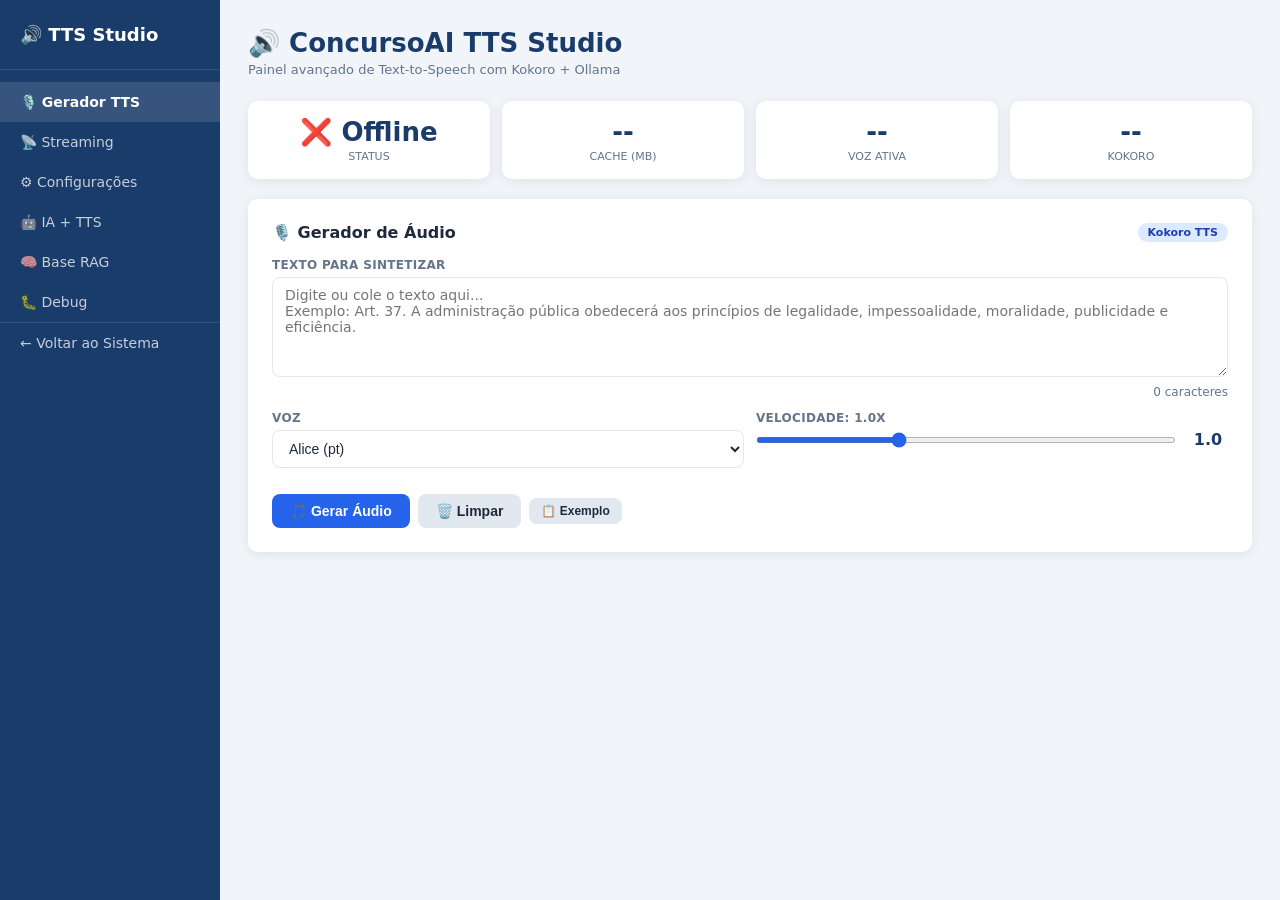
<file: tts-service/frontend/admin.html>
<!DOCTYPE html>
<html lang="pt-BR">
<head>
    <meta charset="UTF-8">
    <meta name="viewport" content="width=device-width, initial-scale=1.0">
    <title>ConcursoAI — Painel TTS</title>
    <style>
        :root {
          --primary:       #1a3c6b;
          --primary-light: #2563eb;
          --secondary:     #0f766e;
          --accent:        #f59e0b;
          --danger:        #dc2626;
          --success:       #16a34a;
          --warning:       #d97706;
          --bg:            #f1f5f9;
          --surface:       #ffffff;
          --surface2:      #f8fafc;
          --border:        #e2e8f0;
          --text:          #1e293b;
          --text-muted:    #64748b;
          --sidebar-width: 220px;
          --radius:        10px;
          --shadow:        0 2px 12px rgba(0,0,0,.08);
        }

        * { box-sizing: border-box; margin: 0; padding: 0; }
        body {
          font-family: 'Segoe UI', system-ui, sans-serif;
          background: var(--bg);
          color: var(--text);
          display: flex;
          min-height: 100vh;
        }

        /* ── Sidebar ── */
        .sidebar {
          width: var(--sidebar-width);
          background: var(--primary);
          min-height: 100vh;
          position: fixed;
          top: 0; left: 0;
          display: flex;
          flex-direction: column;
          z-index: 100;
        }
        .sidebar-logo {
          padding: 24px 20px;
          display: flex;
          align-items: center;
          gap: 10px;
          border-bottom: 1px solid rgba(255,255,255,.1);
          color: #fff;
          font-size: 18px;
          font-weight: 700;
        }
        .nav-links { list-style: none; padding: 12px 0; }
        .nav-links li a {
          display: block;
          padding: 12px 20px;
          color: rgba(255,255,255,.75);
          text-decoration: none;
          font-size: 14px;
          transition: all .2s;
        }
        .nav-links li a:hover, .nav-links li a.active {
          background: rgba(255,255,255,.12);
          color: #fff;
        }
        .nav-links li a.active { font-weight: 700; }

        /* ── Main ── */
        .main { margin-left: var(--sidebar-width); flex: 1; padding: 28px; }
        .page-header h1 { font-size: 26px; font-weight: 700; color: var(--primary); }
        .page-header p  { color: var(--text-muted); margin-top: 4px; font-size: 13px; }

        /* ── Cards ── */
        .card {
          background: var(--surface);
          border-radius: var(--radius);
          padding: 24px;
          box-shadow: var(--shadow);
          margin-bottom: 20px;
        }
        .card-header {
          display: flex;
          align-items: center;
          justify-content: space-between;
          margin-bottom: 16px;
        }
        .card-header h2 { font-size: 16px; font-weight: 700; }

        /* ── Tabs ── */
        .tabs {
          display: flex; gap: 4px;
          background: var(--surface);
          padding: 6px;
          border-radius: var(--radius);
          box-shadow: var(--shadow);
          margin-bottom: 20px;
          flex-wrap: wrap;
        }
        .tab {
          padding: 9px 16px;
          border: none;
          background: transparent;
          border-radius: 7px;
          cursor: pointer;
          font-size: 13px;
          font-weight: 500;
          color: var(--text-muted);
          transition: all .15s;
        }
        .tab.active, .tab:hover { background: var(--primary); color: #fff; }

        /* ── Buttons ── */
        .btn {
          display: inline-flex;
          align-items: center;
          gap: 6px;
          padding: 9px 18px;
          border-radius: 8px;
          font-size: 14px;
          font-weight: 600;
          cursor: pointer;
          border: none;
          transition: all .15s;
        }
        .btn:hover     { opacity: .88; transform: translateY(-1px); }
        .btn-primary   { background: var(--primary-light); color: #fff; }
        .btn-secondary { background: var(--border); color: var(--text); }
        .btn-success   { background: var(--success); color: #fff; }
        .btn-danger    { background: var(--danger);  color: #fff; }
        .btn-sm        { padding: 6px 12px; font-size: 12px; }
        .btn:disabled  { opacity: .5; cursor: not-allowed; transform: none; }

        /* ── Forms ── */
        .form-group { display: flex; flex-direction: column; gap: 5px; margin-bottom: 12px; }
        .form-group label { font-size: 12px; font-weight: 700; color: var(--text-muted);
                            text-transform: uppercase; letter-spacing: .3px; }
        textarea, select, input[type=text], input[type=number], input[type=range] {
          padding: 9px 12px;
          border: 1px solid var(--border);
          border-radius: 8px;
          font-size: 14px;
          color: var(--text);
          background: var(--surface);
          outline: none;
          width: 100%;
          transition: border .15s;
        }
        textarea:focus, select:focus, input:focus { border-color: var(--primary-light); }
        textarea { resize: vertical; min-height: 100px; font-family: inherit; }

        /* ── Player ── */
        .audio-player {
          background: var(--surface2);
          border: 1px solid var(--border);
          border-radius: 10px;
          padding: 16px;
          display: flex;
          align-items: center;
          gap: 12px;
          margin: 10px 0;
        }
        .audio-player audio { flex: 1; height: 36px; }
        .player-info { font-size: 12px; color: var(--text-muted); }

        /* ── Metrics ── */
        .metrics-row {
          display: grid;
          grid-template-columns: repeat(auto-fit, minmax(140px, 1fr));
          gap: 12px;
          margin-bottom: 20px;
        }
        .metric-card {
          background: var(--surface);
          border-radius: var(--radius);
          padding: 16px;
          box-shadow: var(--shadow);
          text-align: center;
        }
        .metric-value { font-size: 26px; font-weight: 800; color: var(--primary); }
        .metric-label { font-size: 11px; color: var(--text-muted);
                        text-transform: uppercase; margin-top: 3px; }

        /* ── Status badges ── */
        .badge {
          display: inline-block;
          padding: 3px 10px;
          border-radius: 20px;
          font-size: 11px;
          font-weight: 700;
        }
        .badge-green  { background: #dcfce7; color: #166534; }
        .badge-red    { background: #fee2e2; color: #991b1b; }
        .badge-yellow { background: #fef9c3; color: #854d0e; }
        .badge-blue   { background: #dbeafe; color: #1e40af; }

        /* ── Logs ── */
        .log-console {
          background: #1e293b;
          color: #e2e8f0;
          border-radius: 8px;
          padding: 14px;
          font-family: 'Fira Code', monospace;
          font-size: 12px;
          max-height: 300px;
          overflow-y: auto;
          line-height: 1.6;
        }
        .log-line       { margin: 2px 0; }
        .log-line.ok    { color: #86efac; }
        .log-line.warn  { color: #fde047; }
        .log-line.error { color: #fca5a5; }
        .log-line.info  { color: #93c5fd; }

        /* ── Streaming indicator ── */
        .live-badge {
          display: inline-flex;
          align-items: center;
          gap: 5px;
          background: #fee2e2;
          color: #991b1b;
          padding: 4px 10px;
          border-radius: 20px;
          font-size: 12px;
          font-weight: 700;
        }
        .live-dot {
          width: 8px; height: 8px;
          background: var(--danger);
          border-radius: 50%;
          animation: pulse 1s infinite;
        }
        @keyframes pulse { 0%,100%{opacity:1}50%{opacity:.3} }

        /* ── Toggle Switch ── */
        .toggle-row {
          display: flex;
          align-items: center;
          justify-content: space-between;
          padding: 10px 0;
          border-bottom: 1px solid var(--border);
        }
        .toggle-row:last-child { border-bottom: none; }
        .toggle-label { font-size: 13px; font-weight: 600; }
        .toggle-desc  { font-size: 11px; color: var(--text-muted); }
        .switch {
          position: relative;
          display: inline-block;
          width: 44px; height: 24px;
        }
        .switch input { opacity: 0; width: 0; height: 0; }
        .slider {
          position: absolute; cursor: pointer;
          top: 0; left: 0; right: 0; bottom: 0;
          background: #cbd5e1;
          border-radius: 24px;
          transition: .3s;
        }
        .slider:before {
          content: '';
          position: absolute;
          height: 18px; width: 18px;
          left: 3px; bottom: 3px;
          background: #fff;
          border-radius: 50%;
          transition: .3s;
        }
        input:checked + .slider { background: var(--success); }
        input:checked + .slider:before { transform: translateX(20px); }

        /* ── Range slider ── */
        .range-row {
          display: flex;
          align-items: center;
          gap: 12px;
        }
        .range-row input[type=range] {
          flex: 1;
          padding: 0;
          height: 6px;
          border: none;
          accent-color: var(--primary-light);
        }
        .range-value {
          min-width: 40px;
          text-align: center;
          font-weight: 700;
          color: var(--primary);
        }

        /* ── Knowledge list ── */
        .knowledge-items { display: flex; flex-direction: column; gap: 8px; }
        .knowledge-item {
          border: 1px solid var(--border);
          border-radius: 8px;
          padding: 12px 14px;
          display: flex;
          justify-content: space-between;
          align-items: center;
          transition: border-color .15s;
        }
        .knowledge-item:hover { border-color: var(--primary-light); }
        .knowledge-item-text {
          font-size: 13px;
          flex: 1;
          overflow: hidden;
          text-overflow: ellipsis;
          white-space: nowrap;
        }
        .knowledge-item-meta { font-size: 11px; color: var(--text-muted); }
        .action-row { display: flex; gap: 8px; flex-wrap: wrap; align-items: center; }

        /* ── Spinner ── */
        .spinner {
          width: 18px; height: 18px;
          border: 3px solid rgba(0,0,0,.1);
          border-top-color: var(--primary-light);
          border-radius: 50%;
          animation: spin .7s linear infinite;
          display: inline-block;
        }
        @keyframes spin { to { transform: rotate(360deg); } }
    </style>
</head>
<body>

<!-- Sidebar -->
<nav class="sidebar">
    <div class="sidebar-logo">🔊 TTS Studio</div>
    <ul class="nav-links">
        <li><a href="#" onclick="showTab('tts')"     class="active" id="nav-tts">🎙️ Gerador TTS</a></li>
        <li><a href="#" onclick="showTab('stream')"             id="nav-stream">📡 Streaming</a></li>
        <li><a href="#" onclick="showTab('config')"             id="nav-config">⚙️ Configurações</a></li>
        <li><a href="#" onclick="showTab('ai')"                 id="nav-ai">🤖 IA + TTS</a></li>
        <li><a href="#" onclick="showTab('knowledge')"          id="nav-knowledge">🧠 Base RAG</a></li>
        <li><a href="#" onclick="showTab('debug')"              id="nav-debug">🐛 Debug</a></li>
        <li><a href="/index.html" style="margin-top:auto;border-top:1px solid rgba(255,255,255,.1)">
            ← Voltar ao Sistema
        </a></li>
    </ul>
</nav>

<main class="main">
    <div class="page-header" style="margin-bottom:24px">
        <h1>🔊 ConcursoAI TTS Studio</h1>
        <p>Painel avançado de Text-to-Speech com Kokoro + Ollama</p>
    </div>

    <!-- Métricas do serviço -->
    <div class="metrics-row" id="metricsRow">
        <div class="metric-card">
            <div class="metric-value" id="mStatus">--</div>
            <div class="metric-label">Status</div>
        </div>
        <div class="metric-card">
            <div class="metric-value" id="mCache">--</div>
            <div class="metric-label">Cache (MB)</div>
        </div>
        <div class="metric-card">
            <div class="metric-value" id="mVoice">--</div>
            <div class="metric-label">Voz ativa</div>
        </div>
        <div class="metric-card">
            <div class="metric-value" id="mKokoro">--</div>
            <div class="metric-label">Kokoro</div>
        </div>
    </div>

    <!-- ══ TAB: TTS ════════════════════════════════════════ -->
    <div id="tab-tts" class="tab-content">
        <div class="card">
            <div class="card-header">
                <h2>🎙️ Gerador de Áudio</h2>
                <span class="badge badge-blue" id="ttsEngineLabel">Kokoro TTS</span>
            </div>

            <div class="form-group">
                <label>Texto para sintetizar</label>
                <textarea id="ttsText" rows="5"
                          placeholder="Digite ou cole o texto aqui...
Exemplo: Art. 37. A administração pública obedecerá aos princípios de legalidade, impessoalidade, moralidade, publicidade e eficiência."></textarea>
                <div style="text-align:right;font-size:12px;color:var(--text-muted);margin-top:3px">
                    <span id="charCount">0</span> caracteres
                </div>
            </div>

            <div style="display:grid;grid-template-columns:1fr 1fr;gap:12px;margin-bottom:14px">
                <div class="form-group">
                    <label>Voz</label>
                    <select id="ttsVoice" onchange="onConfigChange()"></select>
                </div>
                <div class="form-group">
                    <label>Velocidade: <span id="speedLabel">1.0x</span></label>
                    <div class="range-row">
                        <input type="range" id="ttsSpeed" min="0.5" max="2.0" step="0.1"
                               value="1.0" oninput="onSpeedChange(this.value)">
                        <span class="range-value" id="speedVal">1.0</span>
                    </div>
                </div>
            </div>

            <div class="action-row">
                <button class="btn btn-primary" onclick="generateTTS()" id="btnGenerate">
                    🎵 Gerar Áudio
                </button>
                <button class="btn btn-secondary" onclick="clearTTS()">
                    🗑️ Limpar
                </button>
                <button class="btn btn-secondary btn-sm" onclick="loadExample()">
                    📋 Exemplo
                </button>
            </div>

            <!-- Player -->
            <div id="ttsPlayerArea" style="display:none;margin-top:14px">
                <div class="audio-player">
                    <span>🔊</span>
                    <audio id="mainAudio" controls></audio>
                    <div class="player-info">
                        <div id="audioInfo"></div>
                        <div id="audioDuration"></div>
                    </div>
                </div>
                <div class="action-row" style="margin-top:8px">
                    <button class="btn btn-secondary btn-sm" onclick="downloadAudio()">
                        💾 Download WAV
                    </button>
                    <button class="btn btn-secondary btn-sm" onclick="copyAudioUrl()">
                        🔗 Copiar URL
                    </button>
                </div>
            </div>
        </div>
    </div>

    <!-- ══ TAB: STREAMING ══════════════════════════════════ -->
    <div id="tab-stream" class="tab-content" style="display:none">
        <div class="card">
            <div class="card-header">
                <h2>📡 Streaming em Tempo Real</h2>
                <span id="streamStatus" class="badge badge-yellow">Inativo</span>
            </div>

            <div class="form-group">
                <label>Texto para streaming</label>
                <textarea id="streamText" rows="6"
                          placeholder="Textos longos funcionam melhor no streaming.
O áudio começa antes de terminar a geração."></textarea>
            </div>

            <div style="display:grid;grid-template-columns:1fr 1fr;gap:12px;margin-bottom:14px">
                <div class="form-group">
                    <label>Voz</label>
                    <select id="streamVoice"></select>
                </div>
                <div class="form-group">
                    <label>Velocidade</label>
                    <input type="number" id="streamSpeed" value="1.0"
                           min="0.5" max="2.0" step="0.1">
                </div>
            </div>

            <div class="action-row">
                <button class="btn btn-primary" onclick="startStream()" id="btnStream">
                    📡 Iniciar Streaming
                </button>
                <button class="btn btn-danger" onclick="stopStream()"
                        id="btnStopStream" style="display:none">
                    ⏹ Parar
                </button>
            </div>

            <div id="streamPlayerArea" style="margin-top:14px;display:none">
                <div class="audio-player">
                    <div class="live-badge">
                        <div class="live-dot"></div>
                        AO VIVO
                    </div>
                    <audio id="streamAudio" controls style="flex:1"></audio>
                </div>
                <div id="streamProgress" style="margin-top:8px;font-size:12px;
                     color:var(--text-muted)"></div>
            </div>
        </div>
    </div>

    <!-- ══ TAB: CONFIG ════════════════════════════════════ -->
    <div id="tab-config" class="tab-content" style="display:none">
        <div class="card">
            <div class="card-header">
                <h2>⚙️ Configurações em Tempo Real</h2>
                <button class="btn btn-primary btn-sm" onclick="saveConfig()">
                    💾 Salvar
                </button>
            </div>

            <div class="toggle-row">
                <div>
                    <div class="toggle-label">TTS Ativado</div>
                    <div class="toggle-desc">
                        Desative em caso de problemas de performance
                    </div>
                </div>
                <label class="switch">
                    <input type="checkbox" id="cfgEnabled" checked>
                    <span class="slider"></span>
                </label>
            </div>

            <div style="margin-top:16px">
                <div class="form-group">
                    <label>Voz padrão</label>
                    <select id="cfgVoice"></select>
                </div>

                <div class="form-group">
                    <label>Velocidade padrão: <span id="cfgSpeedLabel">1.0x</span></label>
                    <div class="range-row">
                        <input type="range" id="cfgSpeed" min="0.5" max="2.0"
                               step="0.1" value="1.0"
                               oninput="document.getElementById('cfgSpeedLabel').textContent
                                        = this.value + 'x'">
                        <span class="range-value" id="cfgSpeedVal">1.0</span>
                    </div>
                </div>

                <div class="form-group">
                    <label>Idioma / Modelo de voz</label>
                    <select id="cfgLang">
                        <option value="p">Português (Kokoro pt)</option>
                        <option value="a">Inglês Americano</option>
                        <option value="b">Inglês Britânico</option>
                    </select>
                </div>
            </div>

            <div style="margin-top:16px;padding-top:16px;border-top:1px solid var(--border)">
                <h3 style="font-size:14px;margin-bottom:10px">🗑️ Gerenciar Cache</h3>
                <div class="action-row">
                    <button class="btn btn-secondary" onclick="loadCacheStats()">
                        📊 Estatísticas
                    </button>
                    <button class="btn btn-danger btn-sm" onclick="clearCache()">
                        🗑️ Limpar Cache
                    </button>
                </div>
                <div id="cacheStatsArea" style="margin-top:10px;font-size:13px;
                     color:var(--text-muted)"></div>
            </div>
        </div>
    </div>

    <!-- ══ TAB: IA ═══════════════════════════════════════ -->
    <div id="tab-ai" class="tab-content" style="display:none">
        <div class="card">
            <div class="card-header">
                <h2>🤖 IA + TTS</h2>
                <div style="display:flex;gap:8px;align-items:center">
                    <label class="switch">
                        <input type="checkbox" id="aiTtsEnabled" checked>
                        <span class="slider"></span>
                    </label>
                    <span style="font-size:12px;color:var(--text-muted)">TTS na IA</span>
                </div>
            </div>

            <div class="form-group">
                <label>Modelo Ollama</label>
                <input type="text" id="aiModel" value="llama3.2:3b"
                       placeholder="llama3.2:3b">
            </div>

            <div class="form-group">
                <label>Prompt</label>
                <textarea id="aiPrompt" rows="4"
                          placeholder="Ex: Explique o princípio da legalidade na administração pública segundo o Cebraspe."></textarea>
            </div>

            <div class="action-row" style="margin-bottom:14px">
                <button class="btn btn-primary" onclick="runAI(false)" id="btnAI">
                    🤖 Gerar com IA
                </button>
                <button class="btn btn-success" onclick="runAI(true)" id="btnAIStream">
                    📡 Gerar + Ouvir ao vivo
                </button>
            </div>

            <div id="aiResultArea" style="display:none">
                <div style="font-size:12px;font-weight:700;color:var(--text-muted);
                            text-transform:uppercase;margin-bottom:6px">
                    Resposta da IA
                </div>
                <div id="aiText" style="background:var(--surface2);padding:14px;
                     border-radius:8px;font-size:13px;line-height:1.7;
                     white-space:pre-wrap;margin-bottom:10px;
                     border-left:3px solid var(--primary-light)"></div>

                <div class="action-row">
                    <button class="btn btn-secondary btn-sm"
                            onclick="speakAIResponse()">
                        🔊 Ouvir resposta
                    </button>
                    <span id="aiAudioInfo" style="font-size:12px;color:var(--text-muted)"></span>
                </div>

                <div id="aiAudioPlayer" style="display:none;margin-top:10px">
                    <div class="audio-player">
                        <span>🤖</span>
                        <audio id="aiAudio" controls></audio>
                        <div class="player-info" id="aiPlayerInfo"></div>
                    </div>
                </div>
            </div>
        </div>
    </div>

    <!-- ══ TAB: BASE RAG ══════════════════════════════════ -->
    <div id="tab-knowledge" class="tab-content" style="display:none">
        <div class="card">
            <div class="card-header">
                <h2>🧠 Base de Conhecimento — Ouvir em Áudio</h2>
            </div>
            <p style="font-size:13px;color:var(--text-muted);margin-bottom:14px">
                Busque na base RAG e ouça os resultados em voz.
            </p>

            <div class="action-row" style="margin-bottom:14px">
                <input type="text" id="kQuery"
                       placeholder="Buscar na base de conhecimento..."
                       style="flex:1"
                       onkeydown="if(event.key==='Enter') searchKnowledge()">
                <button class="btn btn-primary" onclick="searchKnowledge()">
                    🔍 Buscar
                </button>
            </div>

            <div id="knowledgeResults" class="knowledge-items">
                <p style="color:var(--text-muted);font-size:13px">
                    Faça uma busca para ouvir os resultados.
                </p>
            </div>
        </div>
    </div>

    <!-- ══ TAB: DEBUG ════════════════════════════════════ -->
    <div id="tab-debug" class="tab-content" style="display:none">
        <div class="card">
            <div class="card-header">
                <h2>🐛 Debug & Logs</h2>
                <div style="display:flex;gap:8px">
                    <button class="btn btn-secondary btn-sm"
                            onclick="clearLogs()">🗑️ Limpar</button>
                    <button class="btn btn-secondary btn-sm"
                            onclick="checkHealth()">🔄 Health check</button>
                </div>
            </div>

            <!-- Estatísticas em tempo real -->
            <div style="display:grid;grid-template-columns:repeat(3,1fr);
                        gap:10px;margin-bottom:16px" id="debugStats">
                <div style="background:var(--surface2);padding:12px;
                            border-radius:8px;font-size:13px">
                    <div style="font-weight:700;margin-bottom:4px">
                        ⏱ Último tempo
                    </div>
                    <div id="dbgLastTime" style="font-size:20px;font-weight:800;
                         color:var(--primary)">--</div>
                    <div style="font-size:11px;color:var(--text-muted)">segundos</div>
                </div>
                <div style="background:var(--surface2);padding:12px;border-radius:8px;
                            font-size:13px">
                    <div style="font-weight:700;margin-bottom:4px">
                        📦 Último tamanho
                    </div>
                    <div id="dbgLastSize" style="font-size:20px;font-weight:800;
                         color:var(--primary)">--</div>
                    <div style="font-size:11px;color:var(--text-muted)">KB</div>
                </div>
                <div style="background:var(--surface2);padding:12px;border-radius:8px;
                            font-size:13px">
                    <div style="font-weight:700;margin-bottom:4px">
                        ⚡ Cache
                    </div>
                    <div id="dbgCache" style="font-size:20px;font-weight:800;
                         color:var(--primary)">--</div>
                    <div style="font-size:11px;color:var(--text-muted)">HIT/MISS</div>
                </div>
            </div>

            <!-- Console de logs -->
            <div class="log-console" id="logConsole">
                <div class="log-line info">
                    [TTS Studio] Console iniciado. Aguardando requisições...
                </div>
            </div>

            <!-- Teste rápido de endpoints -->
            <div style="margin-top:16px">
                <h3 style="font-size:14px;margin-bottom:10px">🧪 Teste de Endpoints</h3>
                <div style="display:flex;gap:8px;flex-wrap:wrap">
                    <button class="btn btn-secondary btn-sm"
                            onclick="testEndpoint('GET', '/health')">
                        GET /health
                    </button>
                    <button class="btn btn-secondary btn-sm"
                            onclick="testEndpoint('GET', '/voices')">
                        GET /voices
                    </button>
                    <button class="btn btn-secondary btn-sm"
                            onclick="testEndpoint('GET', '/cache/stats')">
                        GET /cache/stats
                    </button>
                    <button class="btn btn-secondary btn-sm"
                            onclick="testEndpoint('GET', '/config')">
                        GET /config
                    </button>
                </div>
                <div id="endpointResult" style="margin-top:10px;font-size:12px;
                     font-family:monospace;background:var(--surface2);
                     padding:10px;border-radius:8px;display:none;
                     white-space:pre;max-height:150px;overflow:auto"></div>
            </div>
        </div>
    </div>

</main>

<script>
    // ════════════════════════════════════════════════════════════
    // TTS Admin — JavaScript
    // ════════════════════════════════════════════════════════════

    const TTS_URL = 'http://localhost:8765';
    const SIM_URL = 'http://localhost:8080';

    let _voices    = {};
    let _config    = {};
    let _audioBlob = null;
    let _aiText    = '';
    let _streamReader = null;

    // ── Inicialização ─────────────────────────────────────────────────────
    document.addEventListener('DOMContentLoaded', async () => {
        await checkHealth();
        await loadVoices();
        await loadConfig();
        populateVoiceSelects();
        watchCharCount();
    });

    async function checkHealth() {
        try {
            const r    = await fetch(`${TTS_URL}/health`);
            const data = await r.json();
            _config    = data;

            document.getElementById('mStatus').textContent =
                data.status === 'ok' ? '✅ Online' : '❌ Offline';
            document.getElementById('mKokoro').textContent =
                data.kokoro ? '✅' : '⚠️ Mock';
            document.getElementById('mVoice').textContent =
                (data.voice || '--').replace('bf_','').replace('bm_','');

            await loadCacheStats(true);
            log(`Health OK — Kokoro: ${data.kokoro} | TTS: ${data.tts_enabled}`, 'ok');

        } catch (e) {
            document.getElementById('mStatus').textContent = '❌ Offline';
            log(`Health FAIL: ${e.message}`, 'error');
        }
    }

    async function loadVoices() {
        try {
            const r  = await fetch(`${TTS_URL}/voices`);
            const d  = await r.json();
            _voices  = d.voices || {};
        } catch (_) {}
    }

    async function loadConfig() {
        try {
            const r = await fetch(`${TTS_URL}/config`);
            _config  = await r.json();

            const cfgSpeed   = document.getElementById('cfgSpeed');
            const cfgEnabled = document.getElementById('cfgEnabled');

            if (cfgSpeed)   cfgSpeed.value   = _config.speed || 1.0;
            if (cfgEnabled) cfgEnabled.checked = _config.enabled !== false;

            document.getElementById('cfgSpeedLabel').textContent =
                (_config.speed || 1.0) + 'x';

        } catch (_) {}
    }

    function populateVoiceSelects() {
        const opts = Object.entries(_voices).map(([id, v]) =>
            `<option value="${id}">${v.label}</option>`
        ).join('');

        ['ttsVoice', 'streamVoice', 'cfgVoice'].forEach(id => {
            const el = document.getElementById(id);
            if (el) {
                el.innerHTML = opts || '<option value="bf_alice">Alice (pt)</option>';
                if (_config.voice) el.value = _config.voice;
            }
        });
    }

    // ── Tabs ──────────────────────────────────────────────────────────────
    function showTab(name) {
        document.querySelectorAll('.tab-content')
                .forEach(el => el.style.display = 'none');
        document.querySelectorAll('.nav-links a')
                .forEach(a => a.classList.remove('active'));

        document.getElementById(`tab-${name}`).style.display = 'block';
        document.getElementById(`nav-${name}`)?.classList.add('active');

        event.preventDefault();
    }

    // ── Gerador TTS ────────────────────────────────────────────────────────
    function watchCharCount() {
        document.getElementById('ttsText')?.addEventListener('input', function () {
            document.getElementById('charCount').textContent = this.value.length;
        });
    }

    function onSpeedChange(val) {
        document.getElementById('speedVal').textContent   = val;
        document.getElementById('speedLabel').textContent = val + 'x';
    }

    function onConfigChange() {}

    function loadExample() {
        document.getElementById('ttsText').value =
            'Art. 37. A administração pública direta e indireta de qualquer dos '  +
            'Poderes da União, dos Estados, do Distrito Federal e dos Municípios ' +
            'obedecerá aos princípios de legalidade, impessoalidade, moralidade, '+
            'publicidade e eficiência.';
        document.getElementById('charCount').textContent =
            document.getElementById('ttsText').value.length;
    }

    function clearTTS() {
        document.getElementById('ttsText').value = '';
        document.getElementById('charCount').textContent = '0';
        document.getElementById('ttsPlayerArea').style.display = 'none';
        _audioBlob = null;
    }

    async function generateTTS() {
        const text  = document.getElementById('ttsText').value.trim();
        const voice = document.getElementById('ttsVoice').value;
        const speed = parseFloat(document.getElementById('ttsSpeed').value);
        const btn   = document.getElementById('btnGenerate');

        if (!text) { alert('Digite um texto.'); return; }

        btn.innerHTML = '<span class="spinner"></span> Gerando...';
        btn.disabled  = true;
        log(`POST /tts | ${text.length} chars | voice=${voice} speed=${speed}`, 'info');

        const t0 = Date.now();

        try {
            const r = await fetch(`${TTS_URL}/tts`, {
                method:  'POST',
                headers: { 'Content-Type': 'application/json' },
                body:    JSON.stringify({ text, voice, speed }),
            });

            if (!r.ok) throw new Error(`HTTP ${r.status}`);

            _audioBlob = await r.blob();
            const url  = URL.createObjectURL(_audioBlob);
            const elapsed   = ((Date.now() - t0) / 1000).toFixed(2);
            const cacheHit  = r.headers.get('X-Cache') === 'HIT';
            const sizeKb    = (_audioBlob.size / 1024).toFixed(1);

            // Atualiza player
            const audio = document.getElementById('mainAudio');
            audio.src   = url;
            document.getElementById('ttsPlayerArea').style.display = 'block';
            document.getElementById('audioInfo').textContent =
                `${sizeKb} KB | ${cacheHit ? '⚡ Cache HIT' : `⏱ ${elapsed}s`}`;

            // Atualiza debug
            document.getElementById('dbgLastTime').textContent = elapsed;
            document.getElementById('dbgLastSize').textContent = sizeKb;
            document.getElementById('dbgCache').textContent    = cacheHit ? 'HIT' : 'MISS';

            log(`TTS OK — ${elapsed}s | ${sizeKb}KB | ${cacheHit ? 'HIT' : 'MISS'}`, 'ok');
            await audio.play();

        } catch (e) {
            log(`TTS ERRO: ${e.message}`, 'error');
            alert(`Erro: ${e.message}`);
        } finally {
            btn.innerHTML = '🎵 Gerar Áudio';
            btn.disabled  = false;
        }
    }

    function downloadAudio() {
        if (!_audioBlob) return;
        const a   = document.createElement('a');
        a.href    = URL.createObjectURL(_audioBlob);
        a.download = `tts_${Date.now()}.wav`;
        a.click();
    }

    function copyAudioUrl() {
        const text = document.getElementById('ttsText').value.trim();
        if (!text) return;
        const url = `${TTS_URL}/tts`;
        navigator.clipboard.writeText(url);
        log('URL copiada: ' + url, 'info');
    }

    // ── Streaming ──────────────────────────────────────────────────────────
    async function startStream() {
        const text   = document.getElementById('streamText').value.trim();
        const voice  = document.getElementById('streamVoice').value;
        const speed  = parseFloat(document.getElementById('streamSpeed').value);
        const status = document.getElementById('streamStatus');
        const btn    = document.getElementById('btnStream');
        const btnStop= document.getElementById('btnStopStream');

        if (!text) { alert('Digite um texto.'); return; }

        btn.style.display     = 'none';
        btnStop.style.display = 'inline-flex';
        status.className      = 'badge badge-red';
        status.textContent    = '🔴 Streaming';
        document.getElementById('streamPlayerArea').style.display = 'block';

        log(`POST /stream | ${text.length} chars | voice=${voice}`, 'info');

        try {
            const r = await fetch(`${TTS_URL}/stream`, {
                method:  'POST',
                headers: { 'Content-Type': 'application/json' },
                body:    JSON.stringify({ text, voice, speed }),
            });

            if (!r.ok) throw new Error(`HTTP ${r.status}`);

            _streamReader  = r.body.getReader();
            const chunks   = [];
            const audio    = document.getElementById('streamAudio');
            let   started  = false;
            let   bytes    = 0;

            while (true) {
                const { done, value } = await _streamReader.read();
                if (done) break;

                chunks.push(value);
                bytes += value.length;

                const blob = new Blob(chunks, { type: 'audio/wav' });
                const url  = URL.createObjectURL(blob);

                if (!started) {
                    audio.src = url;
                    await audio.play().catch(() => {});
                    started   = true;
                    log('Streaming iniciado — áudio tocando', 'ok');
                }

                document.getElementById('streamProgress').textContent =
                    `📥 ${(bytes / 1024).toFixed(1)} KB recebidos`;
            }

            log(`Streaming concluído — ${(bytes / 1024).toFixed(1)} KB total`, 'ok');

        } catch (e) {
            if (e.name !== 'AbortError') {
                log(`Stream ERRO: ${e.message}`, 'error');
            }
        } finally {
            stopStream();
        }
    }

    function stopStream() {
        _streamReader?.cancel();
        _streamReader = null;
        document.getElementById('btnStream').style.display     = 'inline-flex';
        document.getElementById('btnStopStream').style.display = 'none';
        document.getElementById('streamStatus').className      = 'badge badge-yellow';
        document.getElementById('streamStatus').textContent    = 'Inativo';
        log('Stream parado', 'warn');
    }

    // ── Configuração ───────────────────────────────────────────────────────
    async function saveConfig() {
        const enabled = document.getElementById('cfgEnabled').checked;
        const voice   = document.getElementById('cfgVoice').value;
        const speed   = parseFloat(document.getElementById('cfgSpeed').value);
        const lang    = document.getElementById('cfgLang').value;

        try {
            const r = await fetch(`${TTS_URL}/config`, {
                method:  'POST',
                headers: { 'Content-Type': 'application/json' },
                body:    JSON.stringify({ enabled, voice, speed, lang }),
            });
            const d = await r.json();
            log(`Config salva: ${JSON.stringify(d.config)}`, 'ok');
            await checkHealth();
        } catch (e) {
            log(`Config ERRO: ${e.message}`, 'error');
        }
    }

    async function loadCacheStats(silent = false) {
        try {
            const r = await fetch(`${TTS_URL}/cache/stats`);
            const d = await r.json();
            document.getElementById('mCache').textContent = d.total_mb + 'MB';
            const area = document.getElementById('cacheStatsArea');
            if (area) {
                area.textContent =
                    `${d.files} arquivos • ${d.total_mb} MB em disco`;
            }
            if (!silent) log(`Cache: ${d.files} arquivos | ${d.total_mb} MB`, 'info');
        } catch (_) {}
    }

    async function clearCache() {
        if (!confirm('Limpar todo o cache de áudio?')) return;
        try {
            const r = await fetch(`${TTS_URL}/cache`, { method: 'DELETE' });
            const d = await r.json();
            log(`Cache limpo: ${d.removed} arquivos removidos`, 'warn');
            await loadCacheStats();
        } catch (e) {
            log(`Clear cache ERRO: ${e.message}`, 'error');
        }
    }

    // ── IA + TTS ───────────────────────────────────────────────────────────
    async function runAI(withStream) {
        const prompt  = document.getElementById('aiPrompt').value.trim();
        const model   = document.getElementById('aiModel').value.trim();
        const ttsOn   = document.getElementById('aiTtsEnabled').checked;
        const btnAI   = document.getElementById('btnAI');
        const btnAIS  = document.getElementById('btnAIStream');
        const area    = document.getElementById('aiResultArea');
        const textDiv = document.getElementById('aiText');

        if (!prompt) { alert('Digite um prompt.'); return; }

        btnAI.disabled  = true;
        btnAIS.disabled = true;
        area.style.display  = 'block';
        textDiv.textContent = '⏳ Gerando resposta...';

        log(`POST /ai | stream=${withStream} | model=${model}`, 'info');
        const t0 = Date.now();

        try {
            const r = await fetch(`${TTS_URL}/ai`, {
                method:  'POST',
                headers: { 'Content-Type': 'application/json' },
                body:    JSON.stringify({
                    prompt,
                    stream: withStream && ttsOn,
                    model,
                }),
            });

            if (!r.ok) throw new Error(`HTTP ${r.status}`);

            if (withStream && ttsOn) {
                // Streaming: texto no header, áudio no body
                const aiText = r.headers.get('X-AI-Text') || '(texto no stream)';
                textDiv.textContent = aiText;
                _aiText             = aiText;

                const reader = r.body.getReader();
                const chunks = [];
                const audio  = document.getElementById('aiAudio');
                let   started = false;

                document.getElementById('aiAudioPlayer').style.display = 'block';
                document.getElementById('aiPlayerInfo').textContent    =
                    '📡 Streaming ao vivo';

                while (true) {
                    const { done, value } = await reader.read();
                    if (done) break;

                    // Pula linha TEXT:
                    const str = new TextDecoder().decode(value);
                    if (str.startsWith('TEXT:')) continue;

                    chunks.push(value);
                    const blob = new Blob(chunks, { type: 'audio/wav' });
                    const url  = URL.createObjectURL(blob);

                    if (!started) {
                        audio.src = url;
                        await audio.play().catch(() => {});
                        started   = true;
                    }
                }
                log(`AI+Stream OK — ${((Date.now()-t0)/1000).toFixed(2)}s`, 'ok');

            } else {
                const data = await r.json();
                textDiv.textContent = data.text;
                _aiText             = data.text;

                if (data.audio_url && ttsOn) {
                    const audio = document.getElementById('aiAudio');
                    audio.src   = `${TTS_URL}${data.audio_url
                        .replace(/^.*\/audio\//, '/audio/')}`;
                    document.getElementById('aiAudioPlayer').style.display = 'block';
                    document.getElementById('aiPlayerInfo').textContent    =
                        `🤖 ${data.model} | ${data.voice}`;
                }

                log(`AI OK — ${((Date.now()-t0)/1000).toFixed(2)}s | `+
                    `${data.text.length} chars`, 'ok');
            }

        } catch (e) {
            textDiv.textContent = `Erro: ${e.message}`;
            log(`AI ERRO: ${e.message}`, 'error');
        } finally {
            btnAI.disabled  = false;
            btnAIS.disabled = false;
        }
    }

    async function speakAIResponse() {
        if (!_aiText) return;
        log(`Ouvindo resposta IA: ${_aiText.length} chars`, 'info');
        try {
            const r = await fetch(`${TTS_URL}/tts`, {
                method:  'POST',
                headers: { 'Content-Type': 'application/json' },
                body:    JSON.stringify({ text: _aiText }),
            });
            const blob = await r.blob();
            const url  = URL.createObjectURL(blob);
            const audio = document.getElementById('aiAudio');
            document.getElementById('aiAudioPlayer').style.display = 'block';
            audio.src  = url;
            await audio.play();
        } catch (e) {
            log(`Ouvir IA ERRO: ${e.message}`, 'error');
        }
    }

    // ── Base RAG ───────────────────────────────────────────────────────────
    async function searchKnowledge() {
        const query = document.getElementById('kQuery').value.trim();
        if (!query) return;

        const container = document.getElementById('knowledgeResults');
        container.innerHTML =
            '<p style="color:var(--text-muted)">🔍 Buscando...</p>';

        try {
            const r = await fetch(
                `${SIM_URL}/api/knowledge/search?query=${encodeURIComponent(query)}&topK=5`
            );
            const results = await r.json();

            if (!results?.length) {
                container.innerHTML =
                    '<p style="color:var(--text-muted)">Nenhum resultado.</p>';
                return;
            }

            container.innerHTML = results.map((r, i) => `
                <div class="knowledge-item">
                    <div style="flex:1;min-width:0">
                        <div class="knowledge-item-text" title="${r.conteudo}">
                            #${i+1} — ${(r.conteudo || '').substring(0, 120)}...
                        </div>
                        <div class="knowledge-item-meta">
                            ${r.materia || 'Sem matéria'} |
                            ${r.fonte   || 'Sem fonte'} |
                            ${Math.round((r.similarity||0)*100)}% similar
                        </div>
                    </div>
                    <button class="btn btn-secondary btn-sm"
                            onclick="speakKnowledge(\`${
                                (r.conteudo||'').replace(/`/g,'\'')
                            }\`)">
                        🔊
                    </button>
                </div>
            `).join('');

            log(`RAG search: ${results.length} resultados para "${query}"`, 'ok');

        } catch (e) {
            container.innerHTML = `<p style="color:var(--danger)">Erro: ${e.message}</p>`;
            log(`RAG search ERRO: ${e.message}`, 'error');
        }
    }

    async function speakKnowledge(text) {
        log(`Ouvindo chunk RAG: ${text.length} chars`, 'info');
        try {
            const r = await fetch(`${TTS_URL}/tts`, {
                method:  'POST',
                headers: { 'Content-Type': 'application/json' },
                body:    JSON.stringify({ text }),
            });
            const blob  = await r.blob();
            const url   = URL.createObjectURL(blob);
            const audio = new Audio(url);
            await audio.play();
        } catch (e) {
            log(`Speak RAG ERRO: ${e.message}`, 'error');
        }
    }

    // ── Debug ──────────────────────────────────────────────────────────────
    function log(msg, level = 'info') {
        const console = document.getElementById('logConsole');
        if (!console) return;
        const line = document.createElement('div');
        line.className = `log-line ${level}`;
        const ts   = new Date().toLocaleTimeString('pt-BR');
        line.textContent = `[${ts}] ${msg}`;
        console.appendChild(line);
        console.scrollTop = console.scrollHeight;
    }

    function clearLogs() {
        const c = document.getElementById('logConsole');
        if (c) c.innerHTML =
            '<div class="log-line info">[Console limpo]</div>';
    }

    async function testEndpoint(method, path) {
        const area = document.getElementById('endpointResult');
        area.style.display = 'block';
        area.textContent   = 'Aguardando...';
        log(`${method} ${path}`, 'info');
        try {
            const r   = await fetch(`${TTS_URL}${path}`, { method });
            const txt = await r.text();
            let pretty = txt;
            try { pretty = JSON.stringify(JSON.parse(txt), null, 2); } catch (_) {}
            area.textContent = `HTTP ${r.status}\n\n${pretty}`;
            log(`${method} ${path} → ${r.status}`, r.ok ? 'ok' : 'error');
        } catch (e) {
            area.textContent = `ERRO: ${e.message}`;
            log(`${method} ${path} ERRO: ${e.message}`, 'error');
        }
    }
</script>
</body>
</html>
</file>
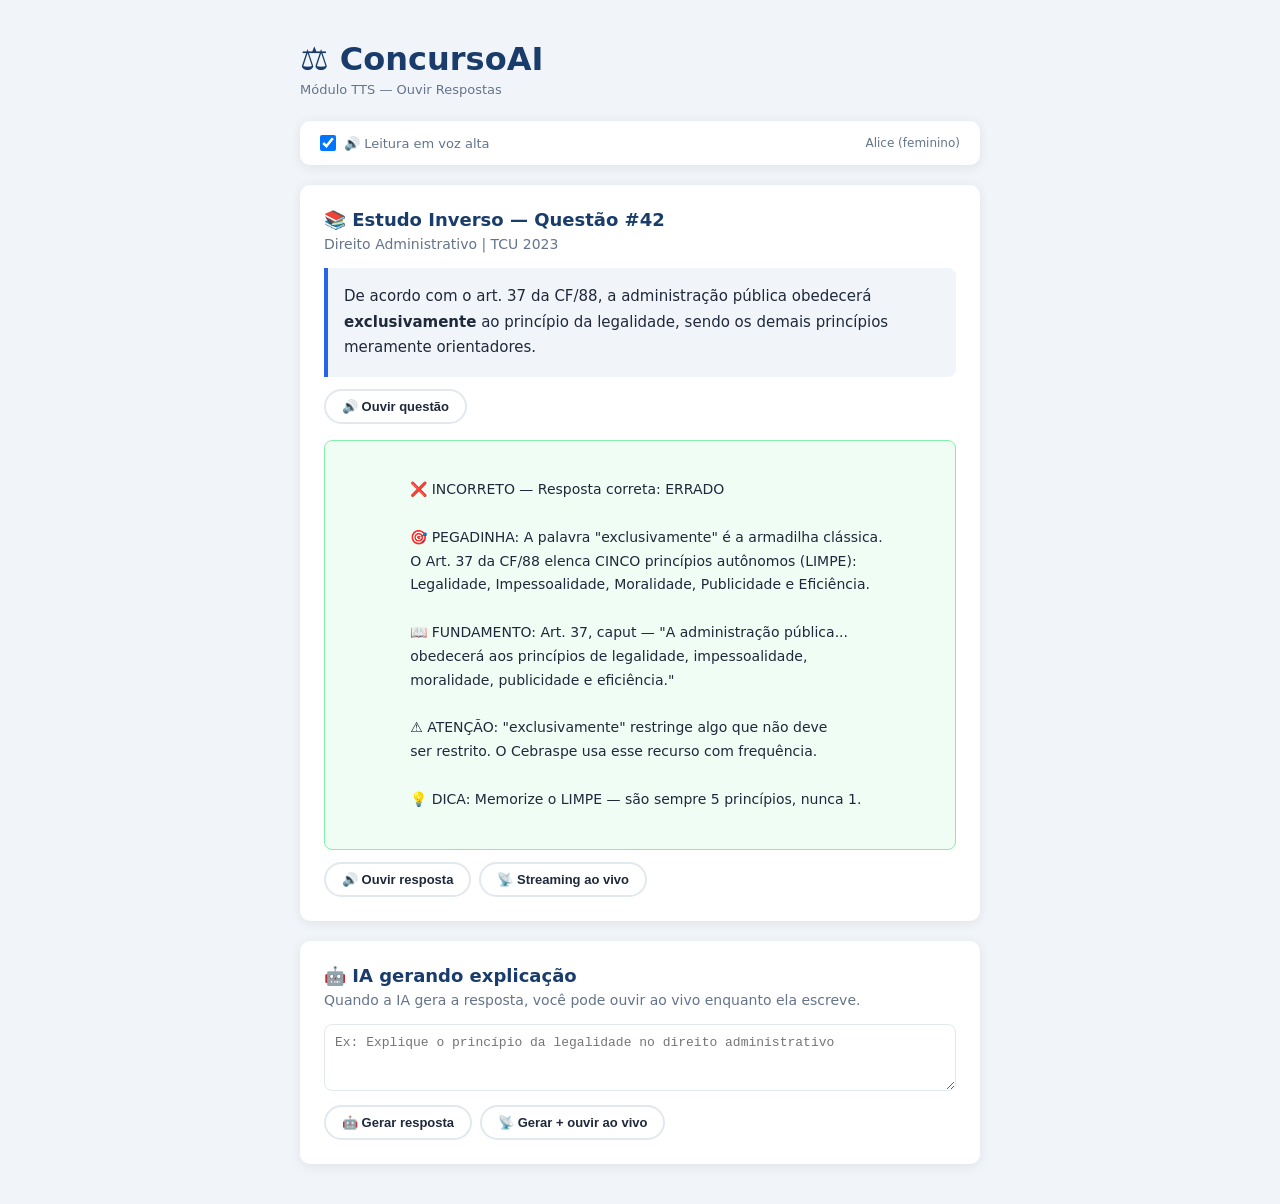
<file: tts-service/frontend/simple.html>
<!DOCTYPE html>
<html lang="pt-BR">
<head>
    <meta charset="UTF-8">
    <title>ConcursoAI — TTS Player</title>
    <style>
        /* Herda variáveis CSS do sistema principal */
        :root {
          --primary:       #1a3c6b;
          --primary-light: #2563eb;
          --success:       #16a34a;
          --danger:        #dc2626;
          --warning:       #d97706;
          --bg:            #f1f5f9;
          --surface:       #ffffff;
          --border:        #e2e8f0;
          --text:          #1e293b;
          --text-muted:    #64748b;
          --radius:        10px;
          --shadow:        0 2px 12px rgba(0,0,0,.08);
        }

        * { box-sizing: border-box; margin: 0; padding: 0; }
        body { font-family: 'Segoe UI', system-ui, sans-serif;
               background: var(--bg); color: var(--text); }

        /* ── TTS Button ── */
        .tts-btn {
          display: inline-flex;
          align-items: center;
          gap: 6px;
          padding: 8px 16px;
          border-radius: 20px;
          border: 2px solid var(--border);
          background: var(--surface);
          color: var(--text);
          font-size: 13px;
          font-weight: 600;
          cursor: pointer;
          transition: all .2s;
          user-select: none;
        }
        .tts-btn:hover   { border-color: var(--primary-light);
                           background: #eff6ff; color: var(--primary-light); }
        .tts-btn.playing { border-color: var(--success);
                           background: #dcfce7; color: var(--success); }
        .tts-btn.loading { border-color: var(--warning);
                           background: #fef9c3; color: var(--warning);
                           cursor: wait; }
        .tts-btn.error   { border-color: var(--danger);
                           background: #fee2e2; color: var(--danger); }
        .tts-btn:disabled { opacity: .5; cursor: not-allowed; }

        /* ── Mini Player ── */
        .tts-mini-player {
          display: flex;
          align-items: center;
          gap: 8px;
          padding: 8px 12px;
          background: var(--surface);
          border: 1px solid var(--border);
          border-radius: 8px;
          margin-top: 8px;
          font-size: 12px;
          color: var(--text-muted);
        }
        .tts-mini-player audio { height: 30px; flex: 1; }

        /* ── Live Streaming indicator ── */
        .tts-live {
          display: inline-flex;
          align-items: center;
          gap: 5px;
          font-size: 11px;
          font-weight: 700;
          color: var(--danger);
        }
        .tts-live-dot {
          width: 8px; height: 8px;
          background: var(--danger);
          border-radius: 50%;
          animation: pulse 1s infinite;
        }
        @keyframes pulse {
          0%,100% { opacity: 1; }
          50%      { opacity: .3; }
        }

        /* ── Spinner ── */
        .tts-spinner {
          width: 14px; height: 14px;
          border: 2px solid rgba(0,0,0,.15);
          border-top-color: currentColor;
          border-radius: 50%;
          animation: spin .7s linear infinite;
          display: inline-block;
        }
        @keyframes spin { to { transform: rotate(360deg); } }

        /* ── Demo page layout ── */
        .demo { max-width: 720px; margin: 40px auto; padding: 0 20px; }
        .demo-card {
          background: var(--surface);
          border-radius: var(--radius);
          padding: 24px;
          box-shadow: var(--shadow);
          margin-bottom: 20px;
        }
        .demo-card h2 { font-size: 18px; margin-bottom: 6px; color: var(--primary); }
        .demo-card p  { font-size: 14px; color: var(--text-muted); margin-bottom: 16px; }
        .question-text {
          font-size: 15px; line-height: 1.7;
          padding: 16px;
          background: var(--bg);
          border-left: 4px solid var(--primary-light);
          border-radius: 0 8px 8px 0;
          margin-bottom: 12px;
        }
        .answer-text {
          font-size: 14px; line-height: 1.7;
          padding: 14px;
          background: #f0fdf4;
          border: 1px solid #86efac;
          border-radius: 8px;
          margin-bottom: 12px;
          white-space: pre-wrap;
        }
        .action-row { display: flex; gap: 8px; flex-wrap: wrap; align-items: center; }
        .tts-status { font-size: 12px; color: var(--text-muted); }

        /* Toggle TTS */
        .tts-toggle {
          display: flex;
          align-items: center;
          gap: 8px;
          font-size: 13px;
          color: var(--text-muted);
        }
        .tts-toggle input[type=checkbox] { width: 16px; height: 16px; cursor: pointer; }
    </style>
</head>
<body>

<!-- ════════════════════════════════════════════════════════════
     COMPONENTE REUTILIZÁVEL — inclua nas páginas study.html
     e simulation.html do sistema principal
     ════════════════════════════════════════════════════════════ -->

<script>
    // ═══════════════════════════════════════════════════════════════
    // TTS CLIENT — inclua no api.js ou num arquivo tts.js separado
    // ═══════════════════════════════════════════════════════════════

    const TTS = {
        BASE:    'http://localhost:8765',
        enabled: true,
        _currentAudio: null,
        _config: { voice: 'bf_alice', speed: 1.0 },

        // ── Carrega config do servidor ────────────────────────────────
        async loadConfig() {
            try {
                const r = await fetch(`${this.BASE}/config`);
                this._config = await r.json();
                this.enabled = this._config.enabled;
            } catch (_) {
                console.warn('[TTS] Serviço indisponível.');
                this.enabled = false;
            }
        },

        // ── Para áudio atual ──────────────────────────────────────────
        stop() {
            if (this._currentAudio) {
                this._currentAudio.pause();
                this._currentAudio = null;
            }
        },

        // ── Toca texto completo (com cache) ──────────────────────────
        async speak(text, { voice, speed, onStart, onEnd, onError } = {}) {
            if (!this.enabled || !text?.trim()) return;
            this.stop();

            const r = await fetch(`${this.BASE}/tts`, {
                method:  'POST',
                headers: { 'Content-Type': 'application/json' },
                body: JSON.stringify({
                    text,
                    voice: voice || this._config.voice,
                    speed: speed || this._config.speed,
                }),
            });

            if (!r.ok) throw new Error(`TTS HTTP ${r.status}`);

            const blob = await r.blob();
            const url  = URL.createObjectURL(blob);
            const audio = new Audio(url);
            this._currentAudio = audio;

            audio.onplay  = onStart;
            audio.onended = () => { URL.revokeObjectURL(url); onEnd?.(); };
            audio.onerror = onError;
            await audio.play();
        },

        // ── Streaming em tempo real ───────────────────────────────────
        async stream(text, { voice, speed, onStart, onEnd, onError } = {}) {
            if (!this.enabled || !text?.trim()) return;
            this.stop();

            const r = await fetch(`${this.BASE}/stream`, {
                method:  'POST',
                headers: { 'Content-Type': 'application/json' },
                body: JSON.stringify({
                    text,
                    voice: voice || this._config.voice,
                    speed: speed || this._config.speed,
                }),
            });

            if (!r.ok) throw new Error(`Stream HTTP ${r.status}`);

            // Lê chunks e vai tocando conforme chegam
            const reader = r.body.getReader();
            const chunks = [];

            onStart?.();

            while (true) {
                const { done, value } = await reader.read();
                if (done) break;
                chunks.push(value);

                // Toca incrementalmente a cada novo chunk
                const blob = new Blob(chunks, { type: 'audio/wav' });
                const url  = URL.createObjectURL(blob);

                if (!this._currentAudio) {
                    const audio = new Audio(url);
                    this._currentAudio = audio;
                    audio.onended = () => { onEnd?.(); };
                    await audio.play().catch(() => {});
                } else {
                    // Atualiza source sem interromper
                    const prevTime = this._currentAudio.currentTime;
                    this._currentAudio.src = url;
                    this._currentAudio.currentTime = prevTime;
                }
            }
        },

        // ── Botão "Ouvir resposta" ────────────────────────────────────
        createButton(text, { stream = false, label = '🔊 Ouvir', containerId } = {}) {
            const btn = document.createElement('button');
            btn.className   = 'tts-btn';
            btn.innerHTML   = label;
            btn.dataset.text = text;

            const setLoading = () => {
                btn.className   = 'tts-btn loading';
                btn.innerHTML   = '<span class="tts-spinner"></span> Carregando...';
                btn.disabled    = true;
            };
            const setPlaying = () => {
                btn.className   = 'tts-btn playing';
                btn.innerHTML   = stream
                    ? '⏹ <span class="tts-live"><span class="tts-live-dot"></span>AO VIVO</span>'
                    : '⏹ Pausar';
                btn.disabled    = false;
            };
            const setIdle = () => {
                btn.className = 'tts-btn';
                btn.innerHTML = label;
                btn.disabled  = false;
            };
            const setError = () => {
                btn.className   = 'tts-btn error';
                btn.innerHTML   = '⚠️ Erro';
                btn.disabled    = false;
                setTimeout(setIdle, 2000);
            };

            let playing = false;

            btn.onclick = async () => {
                if (playing) {
                    this.stop();
                    playing = false;
                    setIdle();
                    return;
                }

                playing = true;
                setLoading();

                try {
                    const method = stream ? this.stream : this.speak;
                    await method.call(this, text, {
                        onStart: setPlaying,
                        onEnd:   () => { playing = false; setIdle(); },
                        onError: () => { playing = false; setError(); },
                    });
                } catch (e) {
                    console.error('[TTS]', e);
                    playing = false;
                    setError();
                }
            };

            // Anexa ao container se fornecido
            if (containerId) {
                document.getElementById(containerId)?.appendChild(btn);
            }

            return btn;
        },
    };

    // ── Inicializa ao carregar ────────────────────────────────────────
    document.addEventListener('DOMContentLoaded', () => TTS.loadConfig());
</script>

<!-- ════════════════════════════════════════════════════════════
     DEMO — ilustra como integrar nas páginas do simulador
     ════════════════════════════════════════════════════════════ -->
<div class="demo">
    <h1 style="color:var(--primary);margin-bottom:4px">⚖️ ConcursoAI</h1>
    <p style="color:var(--text-muted);margin-bottom:24px;font-size:13px">
        Módulo TTS — Ouvir Respostas
    </p>

    <!-- Controle global TTS -->
    <div class="demo-card" style="padding:14px 20px;display:flex;
         align-items:center;justify-content:space-between">
        <label class="tts-toggle">
            <input type="checkbox" id="ttsGlobalToggle" checked
                   onchange="TTS.enabled = this.checked">
            🔊 Leitura em voz alta
        </label>
        <span id="ttsVoiceLabel" style="font-size:12px;color:var(--text-muted)">
            Alice (feminino)
        </span>
    </div>

    <!-- Exemplo: Módulo de Estudo Inverso -->
    <div class="demo-card">
        <h2>📚 Estudo Inverso — Questão #42</h2>
        <p>Direito Administrativo | TCU 2023</p>

        <div class="question-text">
            De acordo com o art. 37 da CF/88, a administração pública
            obedecerá <strong>exclusivamente</strong> ao princípio da
            legalidade, sendo os demais princípios meramente orientadores.
        </div>

        <!-- Botão ouvir questão -->
        <div class="action-row" style="margin-bottom:16px">
            <button class="tts-btn"
                    id="btnOuvirQuestao"
                    onclick="ouvirQuestao()">
                🔊 Ouvir questão
            </button>
            <span class="tts-status" id="statusQuestao"></span>
        </div>

        <!-- Resposta (aparece após responder) -->
        <div id="feedbackArea">
            <div class="answer-text" id="answerText">
                ❌ INCORRETO — Resposta correta: ERRADO

                🎯 PEGADINHA: A palavra "exclusivamente" é a armadilha clássica.
                O Art. 37 da CF/88 elenca CINCO princípios autônomos (LIMPE):
                Legalidade, Impessoalidade, Moralidade, Publicidade e Eficiência.

                📖 FUNDAMENTO: Art. 37, caput — "A administração pública...
                obedecerá aos princípios de legalidade, impessoalidade,
                moralidade, publicidade e eficiência."

                ⚠️ ATENÇÃO: "exclusivamente" restringe algo que não deve
                ser restrito. O Cebraspe usa esse recurso com frequência.

                💡 DICA: Memorize o LIMPE — são sempre 5 princípios, nunca 1.
            </div>

            <!-- Ações de áudio -->
            <div class="action-row">
                <!-- Áudio completo (do cache se já gerado) -->
                <button class="tts-btn" id="btnOuvirResposta"
                        onclick="ouvirResposta(false)">
                    🔊 Ouvir resposta
                </button>

                <!-- Streaming em tempo real -->
                <button class="tts-btn" id="btnStreamResposta"
                        onclick="ouvirResposta(true)">
                    📡 Streaming ao vivo
                </button>

                <span class="tts-status" id="statusResposta"></span>
            </div>

            <!-- Player inline -->
            <div id="ttsPlayer" class="tts-mini-player" style="display:none">
                <span>🔊</span>
                <audio id="audioPlayer" controls></audio>
                <span id="playerInfo" style="font-size:11px;color:var(--text-muted)"></span>
            </div>
        </div>
    </div>

    <!-- Exemplo: IA gerando resposta ao vivo -->
    <div class="demo-card">
        <h2>🤖 IA gerando explicação</h2>
        <p>Quando a IA gera a resposta, você pode ouvir ao vivo enquanto ela escreve.</p>

        <textarea id="iaPrompt" rows="3"
                  style="width:100%;padding:10px;border:1px solid var(--border);
                   border-radius:8px;font-size:13px;resize:vertical;margin-bottom:10px"
                  placeholder="Ex: Explique o princípio da legalidade no direito administrativo"></textarea>

        <div class="action-row">
            <button class="tts-btn" onclick="gerarComIA(false)">
                🤖 Gerar resposta
            </button>
            <button class="tts-btn" onclick="gerarComIA(true)">
                📡 Gerar + ouvir ao vivo
            </button>
        </div>

        <div id="iaResult" style="margin-top:14px;display:none">
            <div class="answer-text" id="iaText"></div>
            <div class="action-row" style="margin-top:8px">
                <button class="tts-btn" id="btnOuvirIA" onclick="ouvirIA()">
                    🔊 Ouvir resposta da IA
                </button>
            </div>
        </div>
    </div>
</div>

<script>
    // ── Funções de integração com o simulador ─────────────────────────────────

    let _currentAnswerText = '';
    let _currentIAText     = '';

    function getAnswerText() {
        return document.getElementById('answerText')?.innerText || '';
    }

    async function ouvirQuestao() {
        const text = `De acordo com o art. 37 da CF/88, a administração pública
            obedecerá exclusivamente ao princípio da legalidade,
            sendo os demais princípios meramente orientadores.`;
        const btn    = document.getElementById('btnOuvirQuestao');
        const status = document.getElementById('statusQuestao');

        try {
            btn.className   = 'tts-btn loading';
            btn.innerHTML   = '<span class="tts-spinner"></span> Carregando...';
            btn.disabled    = true;
            status.textContent = 'Gerando áudio...';

            await TTS.speak(text, {
                onStart: () => {
                    btn.className   = 'tts-btn playing';
                    btn.innerHTML   = '⏹ Pausar';
                    btn.disabled    = false;
                    status.textContent = '▶ Reproduzindo questão';
                },
                onEnd: () => {
                    btn.className   = 'tts-btn';
                    btn.innerHTML   = '🔊 Ouvir questão';
                    btn.disabled    = false;
                    status.textContent = '';
                },
            });
        } catch (e) {
            btn.className   = 'tts-btn error';
            btn.innerHTML   = '⚠️ Erro TTS';
            btn.disabled    = false;
            status.textContent = 'Serviço indisponível';
            setTimeout(() => {
                btn.className = 'tts-btn';
                btn.innerHTML = '🔊 Ouvir questão';
            }, 2000);
        }
    }

    async function ouvirResposta(useStream) {
        const text   = getAnswerText();
        const btnId  = useStream ? 'btnStreamResposta' : 'btnOuvirResposta';
        const btn    = document.getElementById(btnId);
        const status = document.getElementById('statusResposta');
        const player = document.getElementById('ttsPlayer');
        const audio  = document.getElementById('audioPlayer');

        if (!text) return;
        _currentAnswerText = text;

        const setLoading = () => {
            btn.className   = 'tts-btn loading';
            btn.innerHTML   = '<span class="tts-spinner"></span> '
                            + (useStream ? 'Conectando stream...' : 'Gerando áudio...');
            btn.disabled    = true;
        };

        const setPlaying = () => {
            btn.className = 'tts-btn playing';
            btn.innerHTML = useStream
                ? '⏹ <span class="tts-live"><span class="tts-live-dot"></span>AO VIVO</span>'
                : '⏹ Pausar';
            btn.disabled  = false;
            status.textContent = useStream ? '📡 Streaming ativo' : '▶ Reproduzindo';
        };

        const setIdle = () => {
            btn.className   = 'tts-btn';
            btn.innerHTML   = useStream ? '📡 Streaming ao vivo' : '🔊 Ouvir resposta';
            btn.disabled    = false;
            status.textContent = '';
        };

        try {
            setLoading();

            if (useStream) {
                await TTS.stream(text, {
                    onStart: setPlaying,
                    onEnd:   setIdle,
                });
            } else {
                // Áudio completo com player inline
                const r = await fetch(`${TTS.BASE}/tts`, {
                    method:  'POST',
                    headers: { 'Content-Type': 'application/json' },
                    body:    JSON.stringify({ text }),
                });
                const blob  = await r.blob();
                const url   = URL.createObjectURL(blob);
                const cacheHit = r.headers.get('X-Cache') === 'HIT';
                const dur   = r.headers.get('X-Duration');

                audio.src   = url;
                player.style.display = 'flex';
                document.getElementById('playerInfo').textContent =
                    cacheHit ? '⚡ Do cache' : `⏱ Gerado em ${dur}s`;

                setPlaying();
                audio.onended = setIdle;
                await audio.play();
            }

        } catch (e) {
            btn.className   = 'tts-btn error';
            btn.innerHTML   = '⚠️ TTS Indisponível';
            btn.disabled    = false;
            setTimeout(setIdle, 2000);
        }
    }

    async function gerarComIA(streamAudio) {
        const prompt = document.getElementById('iaPrompt')?.value?.trim();
        if (!prompt) return;

        const resultDiv = document.getElementById('iaResult');
        const textDiv   = document.getElementById('iaText');

        resultDiv.style.display = 'none';
        textDiv.textContent     = '⏳ Gerando resposta com IA...';
        resultDiv.style.display = 'block';

        try {
            const r = await fetch(`${TTS.BASE}/ai`, {
                method:  'POST',
                headers: { 'Content-Type': 'application/json' },
                body:    JSON.stringify({
                    prompt,
                    stream: streamAudio,
                    voice:  TTS._config.voice,
                }),
            });

            if (streamAudio) {
                // Streaming: lê texto do header, toca áudio em paralelo
                const aiText = r.headers.get('X-AI-Text') || '';
                textDiv.textContent = aiText;
                _currentIAText      = aiText;

                // Toca stream
                const reader = r.body.getReader();
                const chunks = [];
                const audio  = new Audio();
                let started  = false;

                while (true) {
                    const { done, value } = await reader.read();
                    if (done) break;

                    // Pula header TEXT:
                    const str = new TextDecoder().decode(value);
                    if (str.startsWith('TEXT:')) continue;

                    chunks.push(value);
                    const blob = new Blob(chunks, { type: 'audio/wav' });
                    const url  = URL.createObjectURL(blob);

                    if (!started) {
                        audio.src = url;
                        await audio.play().catch(() => {});
                        started = true;
                    }
                }
            } else {
                const data = await r.json();
                textDiv.textContent = data.text;
                _currentIAText      = data.text;

                if (data.audio_url) {
                    const audio = document.getElementById('audioPlayer');
                    const player = document.getElementById('ttsPlayer');
                    audio.src = `${TTS.BASE}${data.audio_url.replace(/^.*\/audio\//, '/audio/')}`;
                    player.style.display = 'flex';
                    document.getElementById('playerInfo').textContent = '🤖 Resposta da IA';
                }
            }

        } catch (e) {
            textDiv.textContent = `Erro: ${e.message}`;
        }
    }

    async function ouvirIA() {
        if (_currentIAText) await TTS.speak(_currentIAText);
    }
</script>
</body>
</html>
</file>
